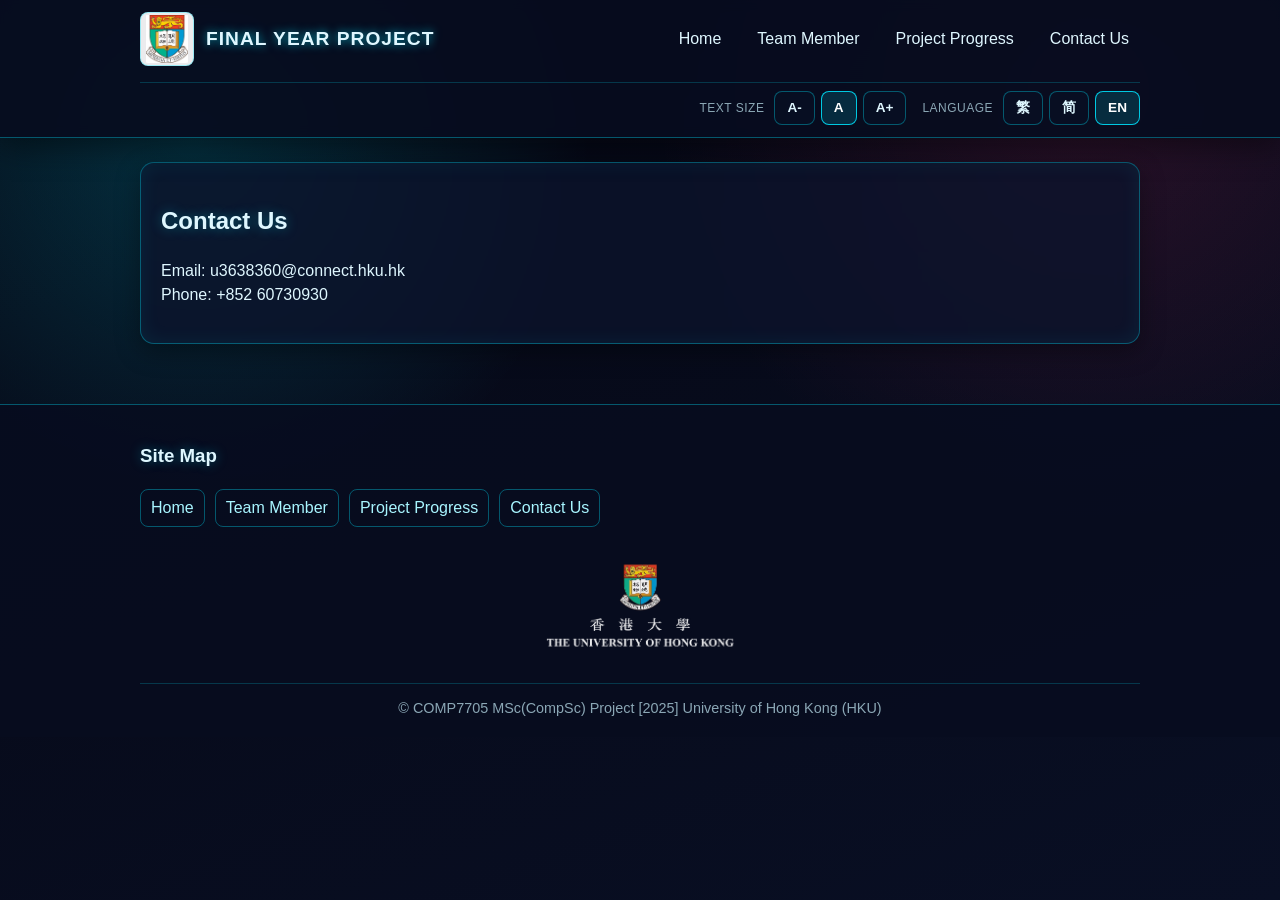
<file: FYP/contact.html>
<!doctype html>
<html lang="en">
<head>
  <meta charset="UTF-8">
  <meta name="viewport" content="width=device-width, initial-scale=1.0">
  <style>
    main img, .site-footer img { max-width: 100%; height: auto; }
    .footer-hku-img { max-height: 120px; }
    .project-info-split > *, .objectives-split > *, .challenges-split > *, .technical-split > *, .outcomes-split > * { min-width: 0; }
  </style>
  <title data-i18n="page_title_contact">Contact Us - FYP Website</title>
  <link rel="stylesheet" href="styles.css">
</head>
<body>
  <header class="site-header">
    <div class="container header-wrap">
      <img class="header-logo" src="IMG/hku.png" alt="HKU Logo" data-i18n-attr="alt:logo_alt">
      <h1 class="site-title" data-i18n="site_title">Final Year Project</h1>
      <nav aria-label="Main navigation">
        <ul class="nav-list">
          <li><a href="index.html" data-i18n="nav_home">Home</a></li>
          <li><a href="team.html" data-i18n="nav_team">Team Member</a></li>
          <li><a href="progress.html" data-i18n="nav_progress">Project Progress</a></li>
          <li><a href="contact.html" data-i18n="nav_contact">Contact Us</a></li>
        </ul>
      </nav>
      <div class="header-control-bar" role="toolbar" aria-label="Display settings">
        <div class="header-controls-group">
          <span class="header-controls-label" data-i18n="label_font">Text size</span>
          <button type="button" class="header-control-btn" data-action="font" data-value="sm" aria-pressed="false" title="Small">A-</button>
          <button type="button" class="header-control-btn" data-action="font" data-value="md" aria-pressed="true" title="Medium">A</button>
          <button type="button" class="header-control-btn" data-action="font" data-value="lg" aria-pressed="false" title="Large">A+</button>
        </div>
        <div class="header-controls-group">
          <span class="header-controls-label" data-i18n="label_lang">Language</span>
          <button type="button" class="header-control-btn" data-action="lang" data-value="zh-TW" aria-pressed="false">繁</button>
          <button type="button" class="header-control-btn" data-action="lang" data-value="zh-CN" aria-pressed="false">简</button>
          <button type="button" class="header-control-btn" data-action="lang" data-value="en" aria-pressed="true">EN</button>
        </div>
      </div>
    </div>
  </header>

  <main class="container">
    <section class="card">
      <h2 data-i18n="h2_contact_us">Contact Us</h2>

      <p>
        <span data-i18n="contact_email_line">Email: u3638360@connect.hku.hk</span>
        <br>
        <span data-i18n="contact_phone_line">Phone: +852 60730930</span>
      </p>
    </section>
  </main>

  <footer class="site-footer">
    <div class="container">
      <h3 data-i18n="footer_sitemap">Site Map</h3>
      <ul class="sitemap-list">
        <li><a href="index.html" data-i18n="nav_home">Home</a></li>
        <li><a href="team.html" data-i18n="nav_team">Team Member</a></li>
        <li><a href="progress.html" data-i18n="nav_progress">Project Progress</a></li>
        <li><a href="contact.html" data-i18n="nav_contact">Contact Us</a></li>
      </ul>
      <div class="footer-note-icon">
        <img
          class="footer-hku-img"
          src="IMG/hku_foot.png"
          alt="University of Hong Kong"
          loading="lazy"
          data-i18n-attr="alt:footer_hku_icon_alt"
        >
      </div>
      <p class="footer-copyright" data-i18n="footer_copyright">© COMP7705 MSc(CompSc) Project [2025] University of Hong Kong (HKU)</p>
    </div>
  </footer>
  <script src="header-controls.js"></script>
</body>
</html>
</file>
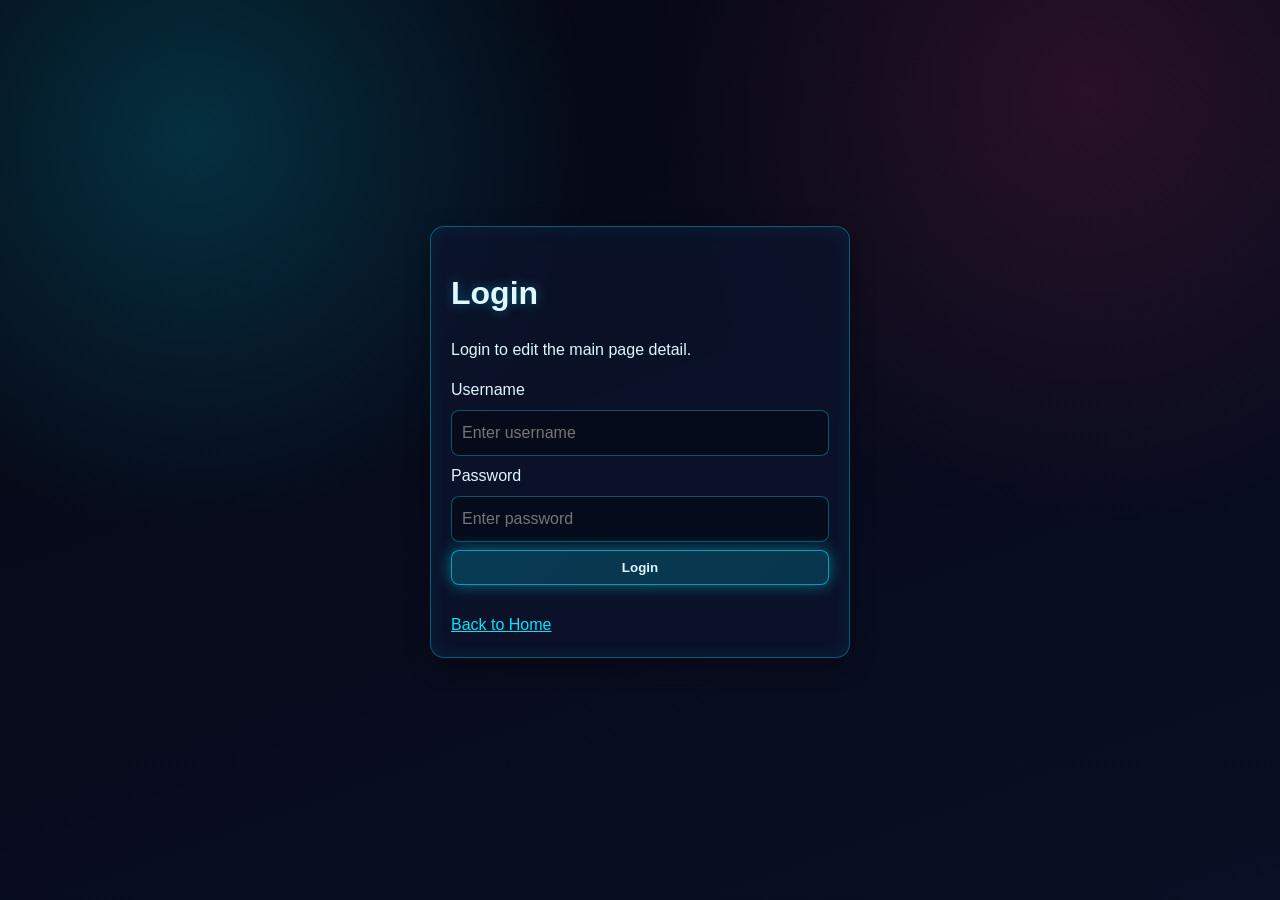
<file: FYP/login.html>
<!doctype html>
<html lang="en">
<head>
  <meta charset="UTF-8">
  <meta name="viewport" content="width=device-width, initial-scale=1.0">
  <style>
    main img, .site-footer img { max-width: 100%; height: auto; }
  </style>
  <title>Login - FYP Website</title>
  <link rel="stylesheet" href="styles.css">
</head>
<body class="login-body">
  <main class="login-container card">
    <h1>Login</h1>
    <p>Login to edit the main page detail.</p>

    <form id="loginForm" novalidate>
      <label for="username">Username</label>
      <input id="username" name="username" type="text" placeholder="Enter username" required>

      <label for="password">Password</label>
      <input id="password" name="password" type="password" placeholder="Enter password" required>

      <button class="btn" type="submit">Login</button>
    </form>

    <p id="loginMessage" class="hint"></p>
    <a class="back-link" href="index.html">Back to Home</a>
  </main>

  <script src="script.js"></script>
</body>
</html>
</file>
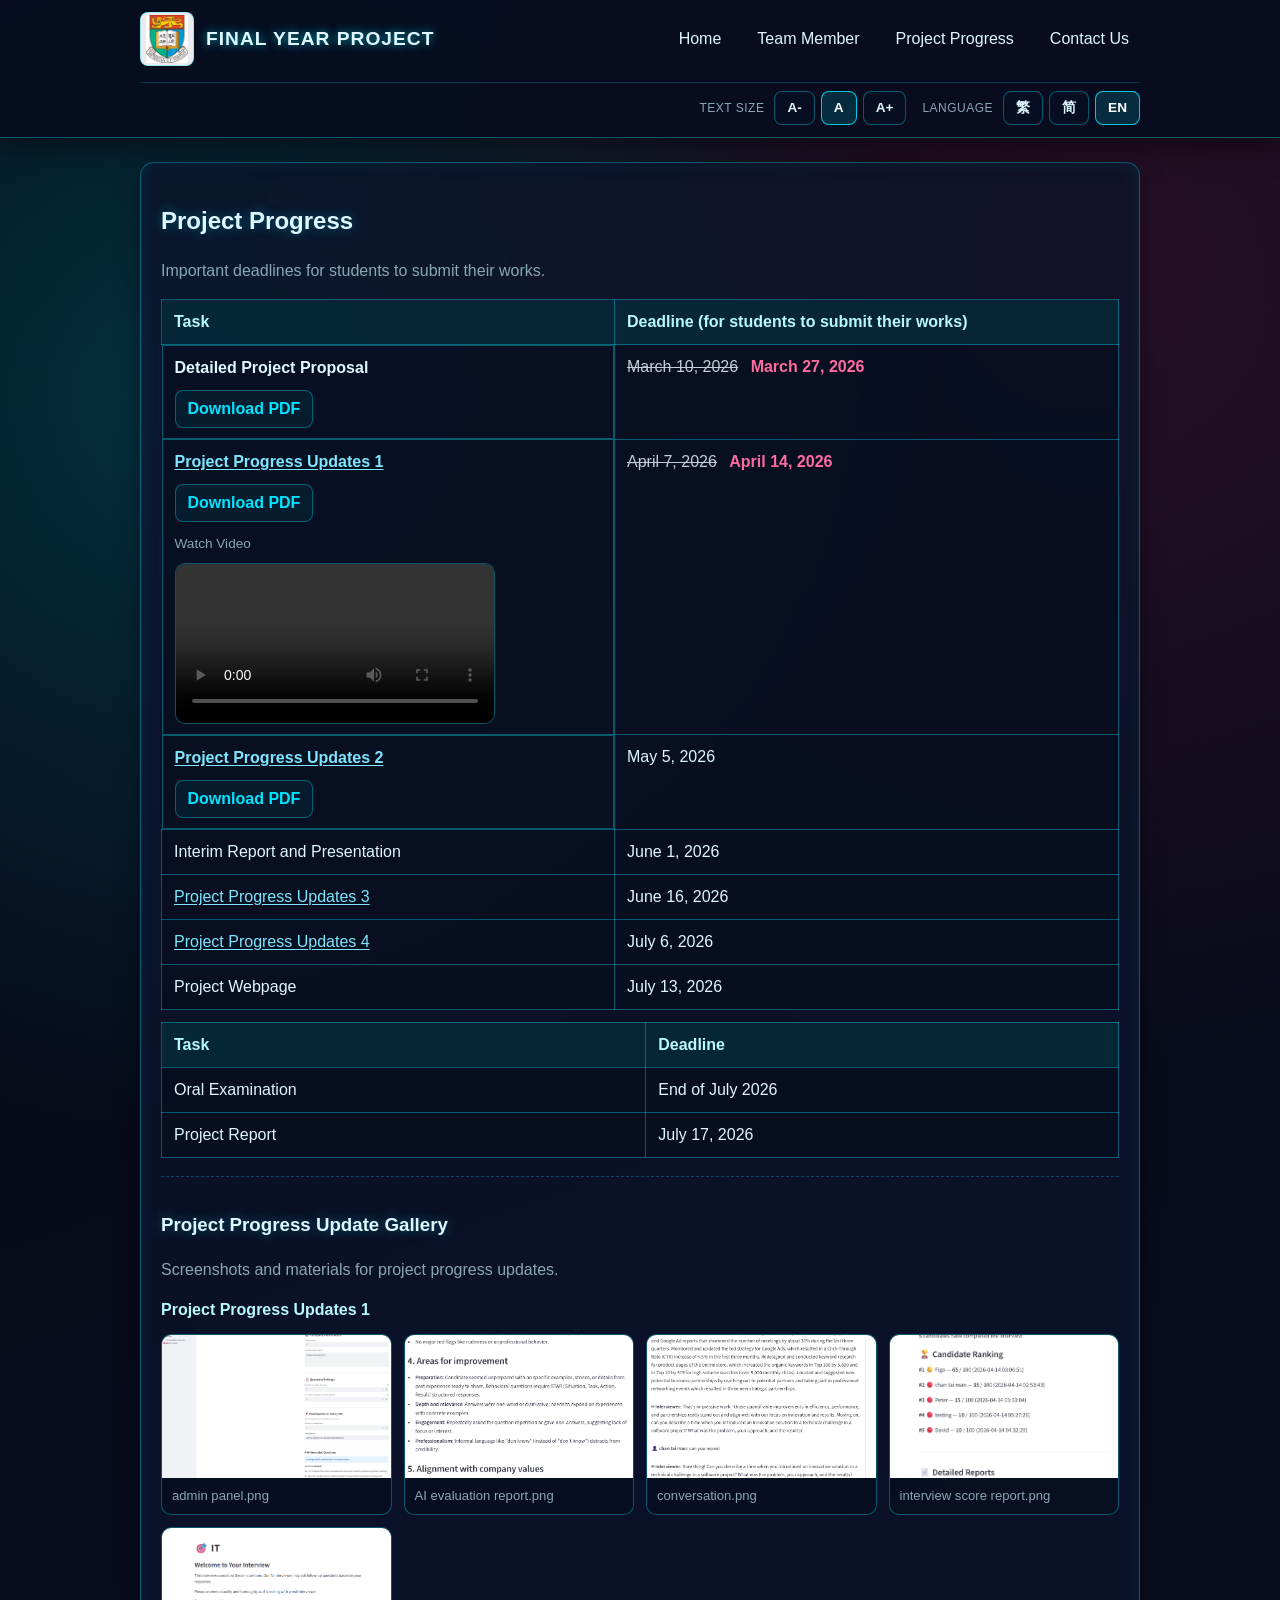
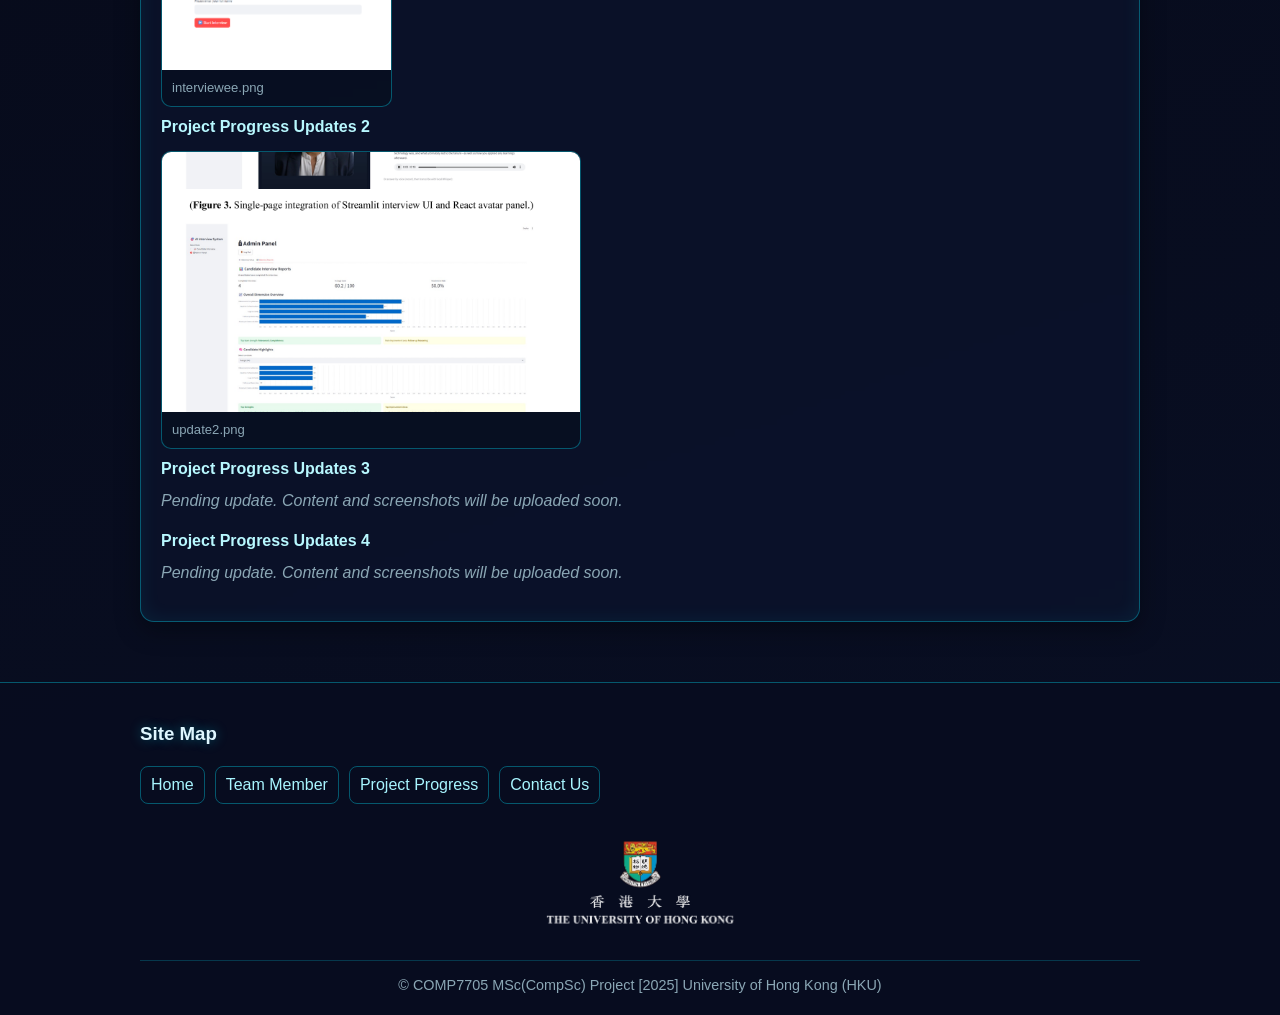
<file: FYP/progress.html>
<!doctype html>
<html lang="en">
<head>
  <meta charset="UTF-8">
  <meta name="viewport" content="width=device-width, initial-scale=1.0">
  <style>
    main img, .site-footer img { max-width: 100%; height: auto; }
    .footer-hku-img { max-height: 120px; }
    .project-info-split > *, .objectives-split > *, .challenges-split > *, .technical-split > *, .outcomes-split > * { min-width: 0; }
    /* Server-side fallback: keep progress media from becoming oversized */
    .progress-inline-video { width: min(320px, 100%); max-width: 100%; height: auto; }
    .progress-gallery-grid { display: grid; grid-template-columns: repeat(auto-fit, minmax(220px, 1fr)); gap: 12px; }
    .progress-gallery-item img { width: 100%; max-width: 100%; height: auto; max-height: 260px; object-fit: contain; }
  </style>
  <title data-i18n="page_title_progress">Project Progress - FYP Website</title>
  <link rel="stylesheet" href="styles.css">
</head>
<body>
  <header class="site-header">
    <div class="container header-wrap">
      <img class="header-logo" src="IMG/hku.png" alt="HKU Logo" data-i18n-attr="alt:logo_alt">
      <h1 class="site-title" data-i18n="site_title">Final Year Project</h1>
      <nav aria-label="Main navigation">
        <ul class="nav-list">
          <li><a href="index.html" data-i18n="nav_home">Home</a></li>
          <li><a href="team.html" data-i18n="nav_team">Team Member</a></li>
          <li><a href="progress.html" data-i18n="nav_progress">Project Progress</a></li>
          <li><a href="contact.html" data-i18n="nav_contact">Contact Us</a></li>
        </ul>
      </nav>
      <div class="header-control-bar" role="toolbar" aria-label="Display settings">
        <div class="header-controls-group">
          <span class="header-controls-label" data-i18n="label_font">Text size</span>
          <button type="button" class="header-control-btn" data-action="font" data-value="sm" aria-pressed="false" title="Small">A-</button>
          <button type="button" class="header-control-btn" data-action="font" data-value="md" aria-pressed="true" title="Medium">A</button>
          <button type="button" class="header-control-btn" data-action="font" data-value="lg" aria-pressed="false" title="Large">A+</button>
        </div>
        <div class="header-controls-group">
          <span class="header-controls-label" data-i18n="label_lang">Language</span>
          <button type="button" class="header-control-btn" data-action="lang" data-value="zh-TW" aria-pressed="false">繁</button>
          <button type="button" class="header-control-btn" data-action="lang" data-value="zh-CN" aria-pressed="false">简</button>
          <button type="button" class="header-control-btn" data-action="lang" data-value="en" aria-pressed="true">EN</button>
        </div>
      </div>
    </div>
  </header>

  <main class="container">
    <section class="card">
      <h2 data-i18n="h2_project_progress">Project Progress</h2>
      <p class="hint" data-i18n="hint_deadlines">Important deadlines for students to submit their works.</p>

      <div class="table-wrap">
        <table class="progress-table">
          <thead>
            <tr>
              <th data-i18n="th_task">Task</th>
              <th data-i18n="th_deadline_submit">Deadline (for students to submit their works)</th>
            </tr>
          </thead>
          <tbody>
            <tr>
              <td class="task-cell">
                <div class="task-title" data-i18n="prog_r1_task">Detailed Project Proposal</div>
                <a
                  id="pdf-dpp"
                  class="download-link"
                  href="Source/Detailed%20Project%20Proposal.pdf"
                  download="Detailed Project Proposal.pdf"
                  data-i18n="label_download_pdf"
                >Download PDF</a>
              </td>
              <td><span class="old-date" data-i18n="prog_r1_d1">March 10, 2026</span> <span class="new-date" data-i18n="prog_r1_d2">March 27, 2026</span></td>
            </tr>
            <tr>
              <td class="task-cell">
                <a class="task-title progress-jump-link" href="#progress-update-1" data-i18n="prog_r2_task">Project Progress Updates 1</a>
                <a
                  id="pdf-ppr1"
                  class="download-link"
                  href="Source/Project%20Progress%20Report.pdf"
                  download="Project Progress Report.pdf"
                  data-i18n="label_download_pdf"
                >Download PDF</a>
                <p class="task-video-label" data-i18n="label_watch_video">Watch Video</p>
                <video
                  id="video-ppr1"
                  class="progress-inline-video"
                  width="320"
                  controls
                  preload="metadata"
                >
                  <source id="video-src-ppr1" src="Source/Project_Progress_Report.mp4" type="video/mp4">
                  <span data-i18n="video_not_supported">Your browser does not support the video tag.</span>
                </video>
              </td>
              <td><span class="old-date" data-i18n="prog_r2_d1">April 7, 2026</span> <span class="new-date" data-i18n="prog_r2_d2">April 14, 2026</span></td>
            </tr>
            <tr>
              <td class="task-cell">
                <a class="task-title progress-jump-link" href="#progress-update-2" data-i18n="prog_r3_task">Project Progress Updates 2</a>
                <a
                  id="pdf-ppr2"
                  class="download-link"
                  href="Source/Project%20Progress%20Updates%202.pdf"
                  download="Project Progress Updates 2.pdf"
                  data-i18n="label_download_pdf"
                >Download PDF</a>
              </td>
              <td data-i18n="prog_r3_d1">May 5, 2026</td>
            </tr>
            <tr>
              <td data-i18n="prog_r4_task">Interim Report and Presentation</td>
              <td data-i18n="prog_r4_d1">June 1, 2026</td>
            </tr>
            <tr>
              <td><a class="progress-jump-link" href="#progress-update-3" data-i18n="prog_r5_task">Project Progress Updates 3</a></td>
              <td data-i18n="prog_r5_d1">June 16, 2026</td>
            </tr>
            <tr>
              <td><a class="progress-jump-link" href="#progress-update-4" data-i18n="prog_r6_task">Project Progress Updates 4</a></td>
              <td data-i18n="prog_r6_d1">July 6, 2026</td>
            </tr>
            <tr>
              <td data-i18n="prog_r7_task">Project Webpage</td>
              <td data-i18n="prog_r7_d1">July 13, 2026</td>
            </tr>
          </tbody>
        </table>
      </div>

      <div class="table-wrap">
        <table class="progress-table">
          <thead>
            <tr>
              <th data-i18n="th_task">Task</th>
              <th data-i18n="th_deadline">Deadline</th>
            </tr>
          </thead>
          <tbody>
            <tr>
              <td data-i18n="prog_r8_task">Oral Examination</td>
              <td data-i18n="prog_r8_d1">End of July 2026</td>
            </tr>
            <tr>
              <td data-i18n="prog_r9_task">Project Report</td>
              <td data-i18n="prog_r9_d1">July 17, 2026</td>
            </tr>
          </tbody>
        </table>
      </div>

      <section id="progress-update-gallery" class="progress-gallery">
        <h3 data-i18n="progress_gallery_title">Project Progress Update Gallery</h3>
        <p class="hint" data-i18n="progress_gallery_hint">Screenshots and materials for project progress updates.</p>
        <h4 id="progress-update-1" class="progress-subtopic" data-i18n="progress_update_1_topic">Project Progress Updates 1</h4>
        <div class="progress-gallery-grid">
          <figure class="progress-gallery-item">
            <img src="IMG/update1/admin%20panel.png" alt="admin panel screenshot" loading="lazy">
            <figcaption>admin panel.png</figcaption>
          </figure>
          <figure class="progress-gallery-item">
            <img src="IMG/update1/AI%20evaluation%20report.png" alt="AI evaluation report screenshot" loading="lazy">
            <figcaption>AI evaluation report.png</figcaption>
          </figure>
          <figure class="progress-gallery-item">
            <img src="IMG/update1/conversation.png" alt="conversation screenshot" loading="lazy">
            <figcaption>conversation.png</figcaption>
          </figure>
          <figure class="progress-gallery-item">
            <img src="IMG/update1/interview%20score%20report.png" alt="interview score report screenshot" loading="lazy">
            <figcaption>interview score report.png</figcaption>
          </figure>
          <figure class="progress-gallery-item">
            <img src="IMG/update1/interviewee.png" alt="interviewee screenshot" loading="lazy">
            <figcaption>interviewee.png</figcaption>
          </figure>
        </div>
        <h4 id="progress-update-2" class="progress-subtopic" data-i18n="progress_update_2_topic">Project Progress Updates 2</h4>
        <div class="progress-gallery-grid progress-gallery-grid-single">
          <figure class="progress-gallery-item progress-gallery-item-single">
            <img src="IMG/update2/update2.png" alt="project progress updates 2 screenshot" loading="lazy">
            <figcaption>update2.png</figcaption>
          </figure>
        </div>
        <h4 id="progress-update-3" class="progress-subtopic" data-i18n="progress_update_3_topic">Project Progress Updates 3</h4>
        <p class="progress-pending-note" data-i18n="progress_pending_desc">Pending update. Content and screenshots will be uploaded soon.</p>
        <h4 id="progress-update-4" class="progress-subtopic" data-i18n="progress_update_4_topic">Project Progress Updates 4</h4>
        <p class="progress-pending-note" data-i18n="progress_pending_desc">Pending update. Content and screenshots will be uploaded soon.</p>
      </section>
    </section>
  </main>

  <footer class="site-footer">
    <div class="container">
      <h3 data-i18n="footer_sitemap">Site Map</h3>
      <ul class="sitemap-list">
        <li><a href="index.html" data-i18n="nav_home">Home</a></li>
        <li><a href="team.html" data-i18n="nav_team">Team Member</a></li>
        <li><a href="progress.html" data-i18n="nav_progress">Project Progress</a></li>
        <li><a href="contact.html" data-i18n="nav_contact">Contact Us</a></li>
      </ul>
      <div class="footer-note-icon">
        <img
          class="footer-hku-img"
          src="IMG/hku_foot.png"
          alt="University of Hong Kong"
          loading="lazy"
          data-i18n-attr="alt:footer_hku_icon_alt"
        >
      </div>
      <p class="footer-copyright" data-i18n="footer_copyright">© COMP7705 MSc(CompSc) Project [2025] University of Hong Kong (HKU)</p>
    </div>
  </footer>
  <script src="site-config.js"></script>
  <script>
    document.addEventListener("DOMContentLoaded", function () {
      var a = document.getElementById("pdf-dpp");
      if (a && typeof window.fypAsset === "function") {
        a.href = fypAsset("Source/Detailed%20Project%20Proposal.pdf");
      }
      var b = document.getElementById("pdf-ppr1");
      if (b && typeof window.fypAsset === "function") {
        b.href = fypAsset("Source/Project%20Progress%20Report.pdf");
      }
      var c = document.getElementById("pdf-ppr2");
      if (c && typeof window.fypAsset === "function") {
        c.href = fypAsset("Source/Project%20Progress%20Updates%202.pdf");
      }
      var v = document.getElementById("video-src-ppr1");
      var vp = document.getElementById("video-ppr1");
      if (v && vp && typeof window.fypAsset === "function") {
        v.src = fypAsset("Source/Project_Progress_Report.mp4");
        vp.load();
      }
    });
  </script>
  <script src="header-controls.js"></script>
</body>
</html>
</file>
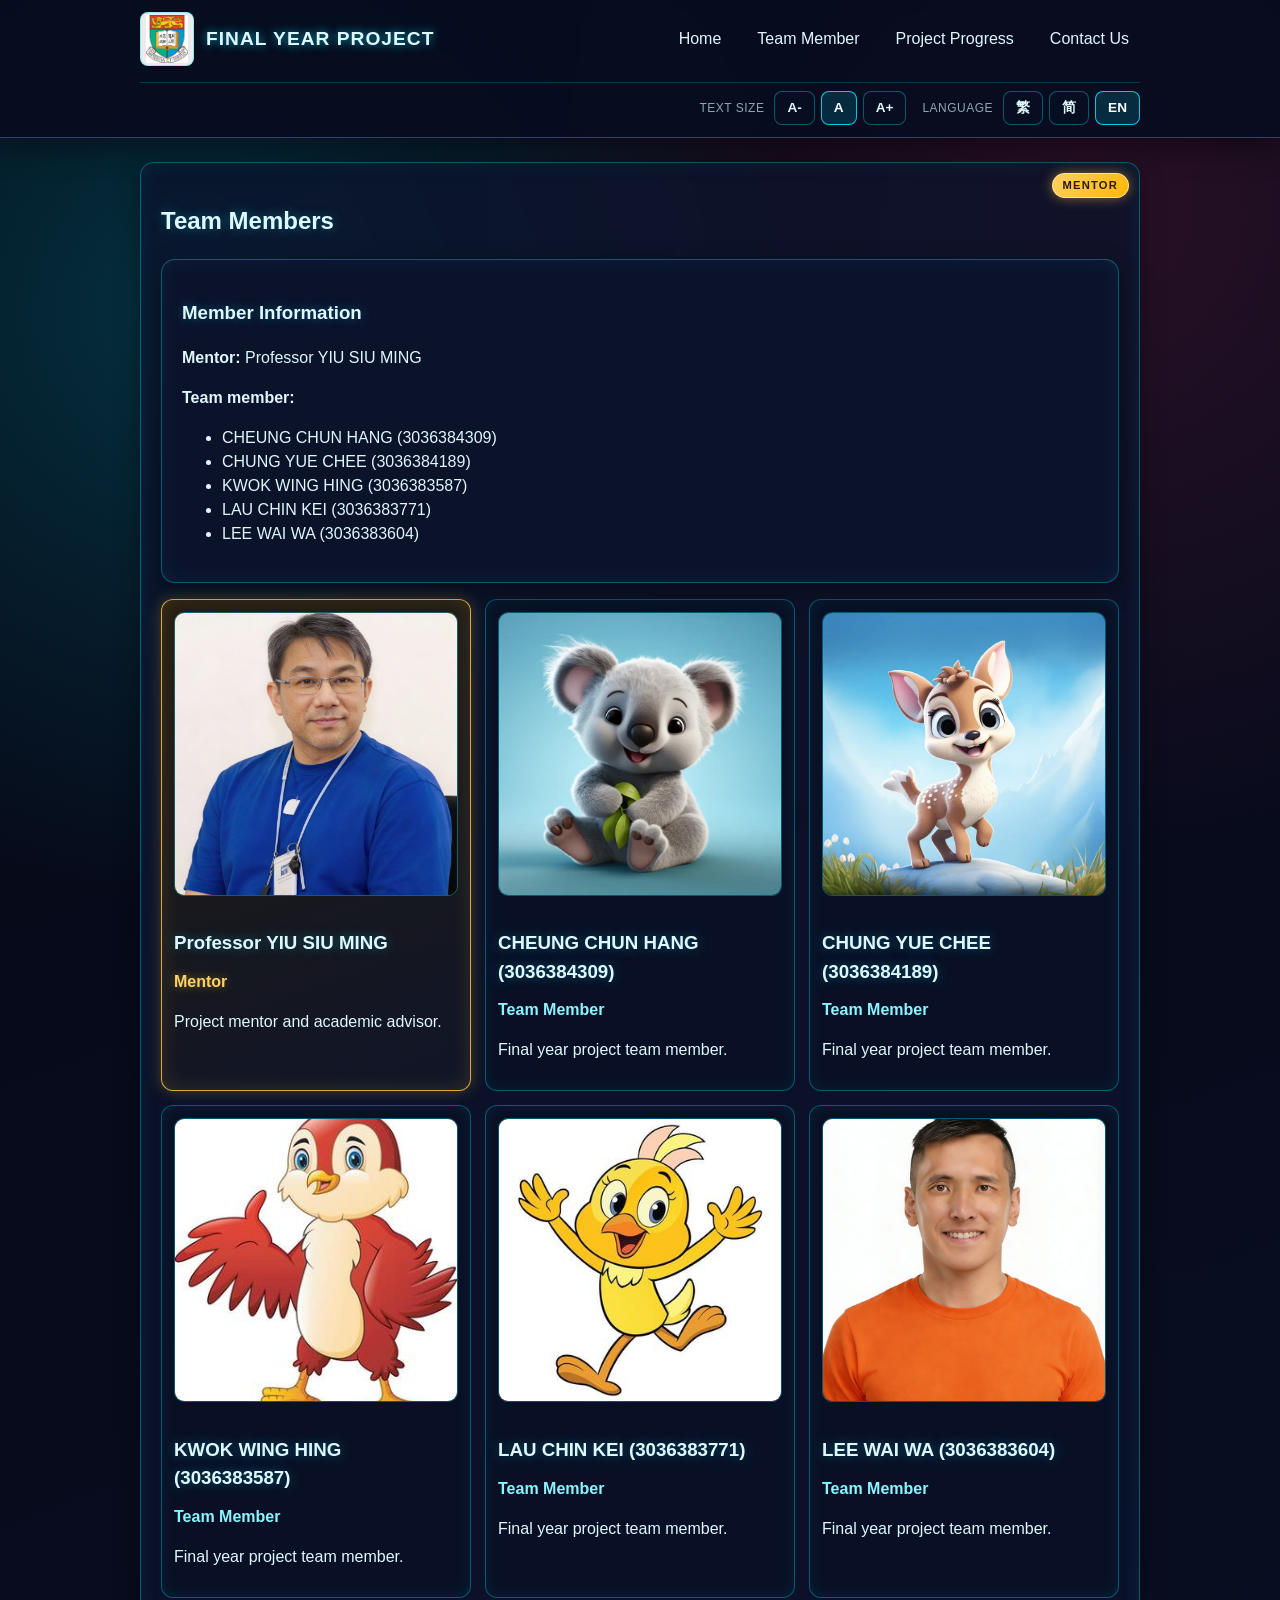
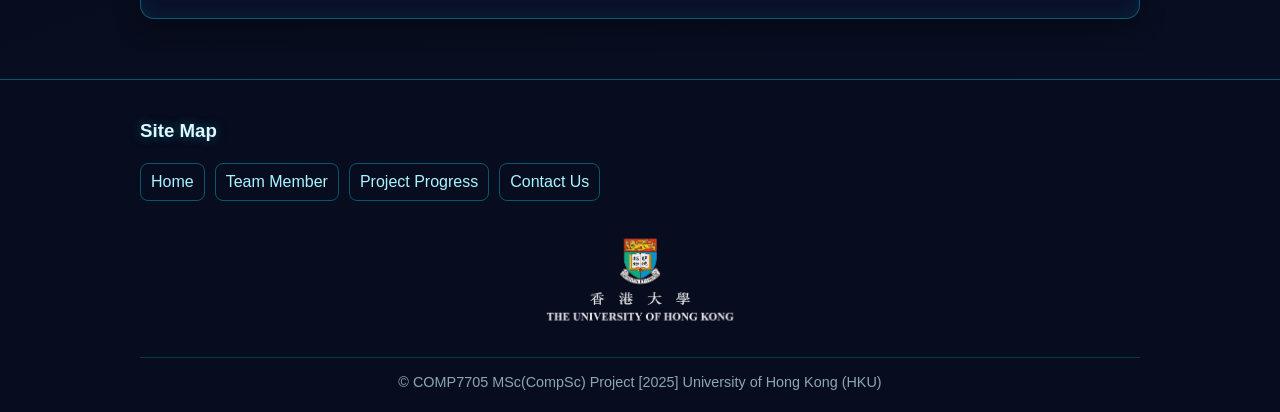
<file: FYP/team.html>
<!doctype html>
<html lang="en">
<head>
  <meta charset="UTF-8">
  <meta name="viewport" content="width=device-width, initial-scale=1.0">
  <style>
    main img, .site-footer img { max-width: 100%; height: auto; }
    .footer-hku-img { max-height: 120px; }
    .project-info-split > *, .objectives-split > *, .challenges-split > *, .technical-split > *, .outcomes-split > * { min-width: 0; }
  </style>
  <title data-i18n="page_title_team">Team Member - FYP Website</title>
  <link rel="stylesheet" href="styles.css">
</head>
<body>
  <header class="site-header">
    <div class="container header-wrap">
      <img class="header-logo" src="IMG/hku.png" alt="HKU Logo" data-i18n-attr="alt:logo_alt">
      <h1 class="site-title" data-i18n="site_title">Final Year Project</h1>
      <nav aria-label="Main navigation">
        <ul class="nav-list">
          <li><a href="index.html" data-i18n="nav_home">Home</a></li>
          <li><a href="team.html" data-i18n="nav_team">Team Member</a></li>
          <li><a href="progress.html" data-i18n="nav_progress">Project Progress</a></li>
          <li><a href="contact.html" data-i18n="nav_contact">Contact Us</a></li>
        </ul>
      </nav>
      <div class="header-control-bar" role="toolbar" aria-label="Display settings">
        <div class="header-controls-group">
          <span class="header-controls-label" data-i18n="label_font">Text size</span>
          <button type="button" class="header-control-btn" data-action="font" data-value="sm" aria-pressed="false" title="Small">A-</button>
          <button type="button" class="header-control-btn" data-action="font" data-value="md" aria-pressed="true" title="Medium">A</button>
          <button type="button" class="header-control-btn" data-action="font" data-value="lg" aria-pressed="false" title="Large">A+</button>
        </div>
        <div class="header-controls-group">
          <span class="header-controls-label" data-i18n="label_lang">Language</span>
          <button type="button" class="header-control-btn" data-action="lang" data-value="zh-TW" aria-pressed="false">繁</button>
          <button type="button" class="header-control-btn" data-action="lang" data-value="zh-CN" aria-pressed="false">简</button>
          <button type="button" class="header-control-btn" data-action="lang" data-value="en" aria-pressed="true">EN</button>
        </div>
      </div>
    </div>
  </header>

  <main class="container">
    <section class="card">
      <h2 data-i18n="h2_team_members">Team Members</h2>

      <div class="member-info card">
        <h3 data-i18n="h3_member_info">Member Information</h3>
        <p><strong data-i18n="label_mentor">Mentor:</strong> Professor YIU SIU MING</p>
        <p><strong data-i18n="label_team_member">Team member:</strong></p>
        <ul>
          <li>CHEUNG CHUN HANG (3036384309)</li>
          <li>CHUNG YUE CHEE (3036384189)</li>
          <li>KWOK WING HING (3036383587)</li>
          <li>LAU CHIN KEI (3036383771)</li>
          <li>LEE WAI WA (3036383604)</li>
        </ul>
      </div>

      <div class="team-grid">
        <article class="team-card mentor-card">
          <span class="mentor-badge" data-i18n="team_badge_mentor">MENTOR</span>
          <img class="team-photo" src="IMG/men1.png" alt="Professor YIU SIU MING photo">
          <h3>Professor YIU SIU MING</h3>
          <p class="team-role mentor-role" data-i18n="team_role_mentor">Mentor</p>
          <p data-i18n="team_desc_mentor">Project mentor and academic advisor.</p>
        </article>
        <article class="team-card">
          <img class="team-photo" src="IMG/mem1.png" alt="CHEUNG CHUN HANG photo">
          <h3>CHEUNG CHUN HANG (3036384309)</h3>
          <p class="team-role" data-i18n="team_role_member">Team Member</p>
          <p data-i18n="team_desc_member">Final year project team member.</p>
        </article>
        <article class="team-card">
          <img class="team-photo" src="IMG/mem2.png" alt="CHUNG YUE CHEE photo">
          <h3>CHUNG YUE CHEE (3036384189)</h3>
          <p class="team-role" data-i18n="team_role_member">Team Member</p>
          <p data-i18n="team_desc_member">Final year project team member.</p>
        </article>
        <article class="team-card">
          <img class="team-photo" src="IMG/mem3.png" alt="KWOK WING HING photo">
          <h3>KWOK WING HING (3036383587)</h3>
          <p class="team-role" data-i18n="team_role_member">Team Member</p>
          <p data-i18n="team_desc_member">Final year project team member.</p>
        </article>
        <article class="team-card">
          <img class="team-photo" src="IMG/mem4.png" alt="LAU CHIN KEI photo">
          <h3>LAU CHIN KEI (3036383771)</h3>
          <p class="team-role" data-i18n="team_role_member">Team Member</p>
          <p data-i18n="team_desc_member">Final year project team member.</p>
        </article>
        <article class="team-card">
          <img class="team-photo" src="IMG/mem5.png" alt="LEE WAI WA photo">
          <h3>LEE WAI WA (3036383604)</h3>
          <p class="team-role" data-i18n="team_role_member">Team Member</p>
          <p data-i18n="team_desc_member">Final year project team member.</p>
        </article>
      </div>
    </section>
  </main>

  <footer class="site-footer">
    <div class="container">
      <h3 data-i18n="footer_sitemap">Site Map</h3>
      <ul class="sitemap-list">
        <li><a href="index.html" data-i18n="nav_home">Home</a></li>
        <li><a href="team.html" data-i18n="nav_team">Team Member</a></li>
        <li><a href="progress.html" data-i18n="nav_progress">Project Progress</a></li>
        <li><a href="contact.html" data-i18n="nav_contact">Contact Us</a></li>
      </ul>
      <div class="footer-note-icon">
        <img
          class="footer-hku-img"
          src="IMG/hku_foot.png"
          alt="University of Hong Kong"
          loading="lazy"
          data-i18n-attr="alt:footer_hku_icon_alt"
        >
      </div>
      <p class="footer-copyright" data-i18n="footer_copyright">© COMP7705 MSc(CompSc) Project [2025] University of Hong Kong (HKU)</p>
    </div>
  </footer>
  <script src="header-controls.js"></script>
</body>
</html>
</file>
<file: FYP/styles.css>
:root {
  --bg: #050713;
  --bg-alt: #090f24;
  --card-bg: rgba(12, 20, 44, 0.78);
  --text: #dff7ff;
  --muted: #8ba7b5;
  --primary: #00e5ff;
  --primary-dark: #00b8d4;
  --danger: #ff3b81;
  --danger-dark: #d81b60;
  --border: rgba(0, 229, 255, 0.35);
  --glow: 0 0 16px rgba(0, 229, 255, 0.45);
}

* {
  box-sizing: border-box;
}

html {
  font-size: 16px;
}

html.fyp-fs-sm {
  font-size: 14px;
}

html.fyp-fs-md {
  font-size: 16px;
}

html.fyp-fs-lg {
  font-size: 18px;
}

html {
  scroll-behavior: smooth;
}

body {
  margin: 0;
  font-family: "Segoe UI", "Consolas", Arial, sans-serif;
  color: var(--text);
  background:
    radial-gradient(circle at 15% 15%, rgba(0, 229, 255, 0.18), transparent 30%),
    radial-gradient(circle at 85% 10%, rgba(255, 59, 129, 0.14), transparent 32%),
    linear-gradient(160deg, var(--bg), var(--bg-alt));
  line-height: 1.5;
  min-height: 100vh;
}

.container {
  width: min(1000px, 92%);
  margin: 0 auto;
}

/* Images: max-width + grid min-width:0 stops huge photos when layout/CSS differs on server */
main img,
.site-footer img {
  max-width: 100%;
  height: auto;
}

.project-info-split > *,
.objectives-split > *,
.challenges-split > *,
.technical-split > *,
.outcomes-split > * {
  min-width: 0;
}

.site-header {
  background: rgba(7, 13, 31, 0.92);
  color: var(--text);
  position: sticky;
  top: 0;
  z-index: 20;
  border-bottom: 1px solid var(--border);
  box-shadow: 0 8px 30px rgba(0, 0, 0, 0.45);
  backdrop-filter: blur(6px);
}

.header-wrap {
  display: flex;
  align-items: center;
  justify-content: space-between;
  gap: 12px;
  padding: 12px 0;
  flex-wrap: wrap;
}

.site-title {
  margin: 0;
  font-size: 1.2rem;
  letter-spacing: 1px;
  text-transform: uppercase;
  text-shadow: 0 0 10px rgba(0, 229, 255, 0.7);
  flex: 1 1 220px;
}

.header-logo {
  width: 54px;
  height: 54px;
  object-fit: contain;
  border-radius: 8px;
  border: 1px solid var(--border);
  background: rgba(255, 255, 255, 0.92);
  padding: 2px;
}

.nav-list {
  list-style: none;
  display: flex;
  gap: 14px;
  margin: 0;
  padding: 0;
  flex-wrap: wrap;
}

.nav-list a {
  color: var(--text);
  text-decoration: none;
  padding: 6px 10px;
  border: 1px solid transparent;
  border-radius: 8px;
  transition: 0.2s ease;
}

.nav-list a:hover {
  border-color: var(--border);
  box-shadow: var(--glow);
  color: var(--primary);
}

.auth-actions {
  display: flex;
  gap: 8px;
  flex-wrap: wrap;
  margin-left: auto;
}

.header-control-bar {
  width: 100%;
  flex: 1 1 100%;
  display: flex;
  flex-wrap: wrap;
  align-items: center;
  justify-content: flex-end;
  gap: 12px 16px;
  padding-top: 8px;
  margin-top: 4px;
  border-top: 1px solid rgba(0, 229, 255, 0.2);
}

.header-controls-group {
  display: inline-flex;
  align-items: center;
  gap: 6px;
  flex-wrap: wrap;
}

.header-controls-label {
  font-size: 0.75rem;
  color: var(--muted);
  margin-right: 4px;
  text-transform: uppercase;
  letter-spacing: 0.5px;
}

.header-control-btn {
  border: 1px solid var(--border);
  background: rgba(9, 17, 38, 0.6);
  color: var(--text);
  border-radius: 8px;
  padding: 6px 12px;
  font: inherit;
  font-size: 0.85rem;
  font-weight: 600;
  cursor: pointer;
  transition: 0.2s ease;
}

.header-control-btn:hover {
  box-shadow: var(--glow);
  color: var(--primary);
}

.header-control-btn.is-active {
  border-color: rgba(0, 229, 255, 0.85);
  background: rgba(0, 229, 255, 0.15);
  color: #fff;
}

main.container {
  padding: 24px 0;
}

.card {
  background: var(--card-bg);
  border: 1px solid var(--border);
  border-radius: 14px;
  padding: 20px;
  margin-bottom: 16px;
  box-shadow:
    0 8px 24px rgba(0, 0, 0, 0.35),
    inset 0 0 20px rgba(0, 229, 255, 0.08);
  backdrop-filter: blur(4px);
}

.project-info-split {
  display: grid;
  grid-template-columns: minmax(0, 1fr) minmax(200px, 360px);
  gap: clamp(18px, 3vw, 28px);
  align-items: start;
  margin-top: 8px;
}

.project-info-text h3 {
  margin: 14px 0 10px;
}

.project-info-text p {
  margin: 0 0 10px;
}

.figure-overview {
  margin: 0;
  padding: 0;
  width: 100%;
  max-width: 100%;
  border-radius: 12px;
  overflow: hidden;
  border: 1px solid var(--border);
  background: rgba(5, 10, 24, 0.6);
  box-shadow: 0 4px 20px rgba(0, 0, 0, 0.35);
}

.overview-img {
  display: block;
  width: 100%;
  max-width: 100%;
  height: auto;
  vertical-align: middle;
}

@media (max-width: 720px) {
  .project-info-split {
    grid-template-columns: 1fr;
  }

  .figure-overview {
    max-width: min(400px, 100%);
  }
}

.objectives-split {
  display: grid;
  grid-template-columns: minmax(0, 1fr) minmax(200px, 360px);
  gap: clamp(18px, 3vw, 28px);
  align-items: start;
  margin: 10px 0 22px;
}

.objectives-text h3 {
  margin: 0 0 10px;
}

.objectives-text ul {
  margin: 0;
  padding-left: 1.25rem;
}

.figure-objectives {
  margin: 0;
  padding: 0;
  width: 100%;
  max-width: 100%;
  border-radius: 12px;
  overflow: hidden;
  border: 1px solid var(--border);
  background: rgba(5, 10, 24, 0.6);
  box-shadow: 0 4px 20px rgba(0, 0, 0, 0.35);
}

.objectives-img {
  display: block;
  width: 100%;
  max-width: 100%;
  height: auto;
  vertical-align: middle;
}

@media (max-width: 720px) {
  .objectives-split {
    grid-template-columns: 1fr;
  }

  .figure-objectives {
    max-width: min(400px, 100%);
  }
}

.outcomes-split {
  display: grid;
  grid-template-columns: minmax(0, 1fr) minmax(200px, 360px);
  gap: clamp(18px, 3vw, 28px);
  align-items: start;
  margin: 10px 0 0;
}

.outcomes-text h3 {
  margin: 0 0 10px;
}

.outcomes-text p {
  margin: 0;
}

.figure-outcomes {
  margin: 0;
  padding: 0;
  width: 100%;
  max-width: 100%;
  border-radius: 12px;
  overflow: hidden;
  border: 1px solid var(--border);
  background: rgba(5, 10, 24, 0.6);
  box-shadow: 0 4px 20px rgba(0, 0, 0, 0.35);
}

.outcomes-img {
  display: block;
  width: 100%;
  max-width: 100%;
  height: auto;
  vertical-align: middle;
}

@media (max-width: 720px) {
  .outcomes-split {
    grid-template-columns: 1fr;
  }

  .figure-outcomes {
    max-width: min(400px, 100%);
  }
}

.challenges-split,
.technical-split {
  display: grid;
  grid-template-columns: minmax(200px, 360px) minmax(0, 1fr);
  gap: clamp(18px, 3vw, 28px);
  align-items: start;
  margin: 10px 0 22px;
}

.challenges-text h3,
.technical-text h3 {
  margin: 0 0 10px;
}

.challenges-text p {
  margin: 0 0 10px;
}

.technical-text ul {
  margin: 0;
  padding-left: 1.25rem;
}

.figure-challenges,
.figure-technical {
  margin: 0;
  padding: 0;
  width: 100%;
  max-width: 100%;
  border-radius: 12px;
  overflow: hidden;
  border: 1px solid var(--border);
  background: rgba(5, 10, 24, 0.6);
  box-shadow: 0 4px 20px rgba(0, 0, 0, 0.35);
}

.challenges-img,
.technical-img {
  display: block;
  width: 100%;
  max-width: 100%;
  height: auto;
  vertical-align: middle;
}

@media (max-width: 720px) {
  .challenges-split,
  .technical-split {
    grid-template-columns: 1fr;
  }

  .figure-challenges,
  .figure-technical {
    max-width: min(400px, 100%);
  }
}

.section-title-row {
  display: flex;
  justify-content: space-between;
  align-items: center;
  gap: 12px;
}

.btn {
  border: 1px solid rgba(0, 229, 255, 0.6);
  border-radius: 8px;
  padding: 9px 14px;
  background: linear-gradient(135deg, rgba(0, 229, 255, 0.2), rgba(0, 184, 212, 0.22));
  color: var(--text);
  cursor: pointer;
  font-weight: 600;
  text-decoration: none;
  display: inline-block;
  transition: 0.2s ease;
  box-shadow: var(--glow);
}

.btn:hover {
  background: linear-gradient(135deg, rgba(0, 229, 255, 0.35), rgba(0, 184, 212, 0.35));
  color: #ffffff;
  transform: translateY(-1px);
}

.btn.secondary {
  border-color: rgba(143, 160, 255, 0.6);
  background: linear-gradient(135deg, rgba(143, 160, 255, 0.22), rgba(102, 126, 234, 0.22));
}

.btn.secondary:hover {
  background: linear-gradient(135deg, rgba(143, 160, 255, 0.35), rgba(102, 126, 234, 0.35));
}

.btn.danger {
  border-color: rgba(255, 59, 129, 0.7);
  background: linear-gradient(135deg, rgba(255, 59, 129, 0.2), rgba(216, 27, 96, 0.28));
}

.btn.danger:hover {
  background: linear-gradient(135deg, rgba(255, 59, 129, 0.35), rgba(216, 27, 96, 0.45));
}

.editor-area {
  margin-top: 12px;
}

textarea {
  width: 100%;
  margin-top: 6px;
  border: 1px solid var(--border);
  border-radius: 8px;
  padding: 10px;
  font: inherit;
  color: var(--text);
  background: rgba(5, 10, 25, 0.8);
}

.editor-actions {
  margin-top: 8px;
  display: flex;
  gap: 8px;
}

.format-toolbar {
  display: flex;
  gap: 8px;
  margin-top: 8px;
  margin-bottom: 6px;
  flex-wrap: wrap;
}

.hint {
  color: var(--muted);
  margin-top: 10px;
}

.hidden {
  display: none;
}

.site-footer {
  background: rgba(7, 13, 31, 0.92);
  border-top: 1px solid var(--border);
  padding: 18px 0;
  margin-top: 20px;
  color: var(--text);
}

.sitemap-list {
  list-style: none;
  margin: 10px 0 0;
  padding: 0;
  display: flex;
  flex-wrap: wrap;
  gap: 10px;
}

.sitemap-list li a {
  display: inline-block;
  padding: 6px 10px;
  border: 1px solid var(--border);
  border-radius: 8px;
  text-decoration: none;
  color: #a8f5ff;
}

.sitemap-list li a:hover {
  box-shadow: var(--glow);
  color: #ffffff;
}

.footer-note-icon {
  display: flex;
  justify-content: center;
  align-items: center;
  margin: 20px 0 4px;
}

.footer-hku-img {
  display: block;
  max-height: 120px;
  width: auto;
  max-width: min(420px, 100%);
  height: auto;
  object-fit: contain;
  opacity: 0.95;
}

.footer-copyright {
  margin: 16px 0 0;
  padding-top: 14px;
  border-top: 1px solid rgba(0, 229, 255, 0.2);
  font-size: 0.9rem;
  color: var(--muted);
  text-align: center;
}

.login-body {
  min-height: 100vh;
  display: grid;
  place-items: center;
}

.login-container {
  width: min(420px, 92%);
}

form {
  display: grid;
  gap: 8px;
}

input {
  border: 1px solid var(--border);
  border-radius: 8px;
  padding: 10px;
  font: inherit;
  color: var(--text);
  background: rgba(5, 10, 25, 0.8);
}

.back-link {
  display: inline-block;
  margin-top: 12px;
  color: var(--primary);
}

h1, h2, h3 {
  text-shadow: 0 0 12px rgba(0, 229, 255, 0.35);
}

a {
  color: #7de7ff;
}

.team-grid {
  display: grid;
  grid-template-columns: repeat(3, minmax(0, 1fr));
  gap: 14px;
  margin-top: 12px;
}

.team-card {
  border: 1px solid var(--border);
  border-radius: 12px;
  padding: 12px;
  background: rgba(9, 17, 38, 0.78);
  box-shadow: inset 0 0 15px rgba(0, 229, 255, 0.08);
}

.mentor-card {
  border-color: rgba(255, 198, 64, 0.85);
  box-shadow:
    inset 0 0 20px rgba(255, 198, 64, 0.14),
    0 0 16px rgba(255, 198, 64, 0.25);
  background: linear-gradient(160deg, rgba(45, 33, 10, 0.72), rgba(18, 23, 40, 0.84));
}

.team-photo {
  width: 100%;
  aspect-ratio: 1 / 1;
  object-fit: cover;
  border-radius: 10px;
  border: 1px solid var(--border);
  margin-bottom: 8px;
}

.team-role {
  margin-top: -6px;
  color: #8cf4ff;
  font-weight: 600;
}

.mentor-role {
  color: #ffd166;
  text-shadow: 0 0 10px rgba(255, 198, 64, 0.45);
}

.mentor-badge {
  position: absolute;
  top: 10px;
  right: 10px;
  font-size: 0.7rem;
  letter-spacing: 1.2px;
  font-weight: 700;
  color: #2a1a00;
  background: linear-gradient(135deg, #ffd166, #ffb703);
  border: 1px solid rgba(255, 240, 190, 0.8);
  border-radius: 999px;
  padding: 3px 10px;
  box-shadow: 0 0 12px rgba(255, 198, 64, 0.5);
}

.team-editor-grid {
  display: grid;
  grid-template-columns: repeat(2, minmax(0, 1fr));
  gap: 12px;
}

.team-editor-item {
  margin: 0;
}

.upload-preview {
  width: 100%;
  max-width: 180px;
  aspect-ratio: 1 / 1;
  object-fit: cover;
  border-radius: 10px;
  border: 1px solid var(--border);
  margin-top: 6px;
}

.table-wrap {
  overflow-x: auto;
  margin-top: 12px;
}

.progress-table {
  width: 100%;
  border-collapse: collapse;
  min-width: 700px;
  background: rgba(7, 14, 30, 0.75);
}

.progress-table th,
.progress-table td {
  border: 1px solid var(--border);
  padding: 10px 12px;
  text-align: left;
  vertical-align: top;
}

.progress-table th {
  color: #b8f8ff;
  background: rgba(0, 229, 255, 0.1);
}

.old-date {
  text-decoration: line-through;
  color: #c0ced8;
  margin-right: 8px;
}

.new-date {
  color: #ff6b9f;
  font-weight: 700;
}

.task-cell {
  display: flex;
  flex-direction: column;
  gap: 10px;
  align-items: flex-start;
}

.task-title {
  font-weight: 600;
}

.download-link {
  display: inline-flex;
  align-items: center;
  gap: 6px;
  color: var(--primary);
  font-weight: 600;
  text-decoration: none;
  border: 1px solid var(--border);
  padding: 6px 12px;
  border-radius: 8px;
  background: rgba(0, 229, 255, 0.06);
  transition: background 0.15s ease, box-shadow 0.15s ease;
}

.download-link:hover {
  background: rgba(0, 229, 255, 0.14);
  box-shadow: var(--glow);
}

.task-video-label {
  margin: 2px 0 -2px;
  font-size: 0.85rem;
  color: var(--muted);
}

.progress-inline-video {
  width: min(320px, 100%);
  border-radius: 10px;
  border: 1px solid var(--border);
  background: rgba(5, 10, 24, 0.9);
}

.progress-jump-link {
  color: #7de7ff;
  text-decoration: underline;
  text-underline-offset: 2px;
}

.progress-jump-link:hover {
  color: #ffffff;
}

.progress-gallery {
  margin-top: 18px;
  border-top: 1px dashed rgba(0, 229, 255, 0.28);
  padding-top: 16px;
}

.progress-subtopic {
  margin: 8px 0 12px;
  color: #b8f8ff;
}

.progress-pending-note {
  margin: -4px 0 16px;
  color: var(--muted);
  font-style: italic;
}

.progress-gallery-grid {
  display: grid;
  grid-template-columns: repeat(auto-fit, minmax(220px, 1fr));
  gap: 12px;
}

.progress-gallery-item {
  margin: 0;
  border: 1px solid var(--border);
  border-radius: 10px;
  overflow: hidden;
  background: rgba(7, 14, 30, 0.6);
}

.progress-gallery-item img {
  display: block;
  width: 100%;
  aspect-ratio: 16 / 10;
  object-fit: cover;
}

.progress-gallery-item figcaption {
  padding: 8px 10px;
  font-size: 0.82rem;
  color: var(--muted);
}

.progress-gallery-grid-single {
  grid-template-columns: minmax(220px, 420px);
  justify-content: start;
}

.progress-gallery-item-single {
  max-width: 420px;
}

.progress-editor-grid {
  display: grid;
  gap: 10px;
}

.progress-editor-item {
  margin: 0;
}

.progress-editor-title {
  margin: 8px 0 0;
}

@media (max-width: 768px) {
  .site-header {
    position: sticky;
    top: 0;
  }

  .header-wrap {
    gap: 8px;
    padding: 8px 0;
    align-items: center;
  }

  .header-logo {
    width: 40px;
    height: 40px;
    border-radius: 6px;
  }

  .site-title {
    font-size: 1rem;
    flex: 0 1 auto;
    text-align: center;
    letter-spacing: 0.5px;
  }

  .header-wrap nav {
    width: 100%;
  }

  .nav-list {
    gap: 6px;
    justify-content: center;
  }

  .nav-list a {
    padding: 4px 8px;
    font-size: 0.82rem;
  }

  .header-control-bar {
    justify-content: center;
    gap: 6px 10px;
    margin-top: 2px;
    padding-top: 6px;
  }

  .header-controls-group {
    gap: 4px;
  }

  .header-controls-label {
    font-size: 0.68rem;
    margin-right: 2px;
  }

  .header-control-btn {
    padding: 4px 8px;
    font-size: 0.78rem;
    border-radius: 7px;
  }

  .team-grid,
  .team-editor-grid {
    grid-template-columns: 1fr;
  }
}
</file>
